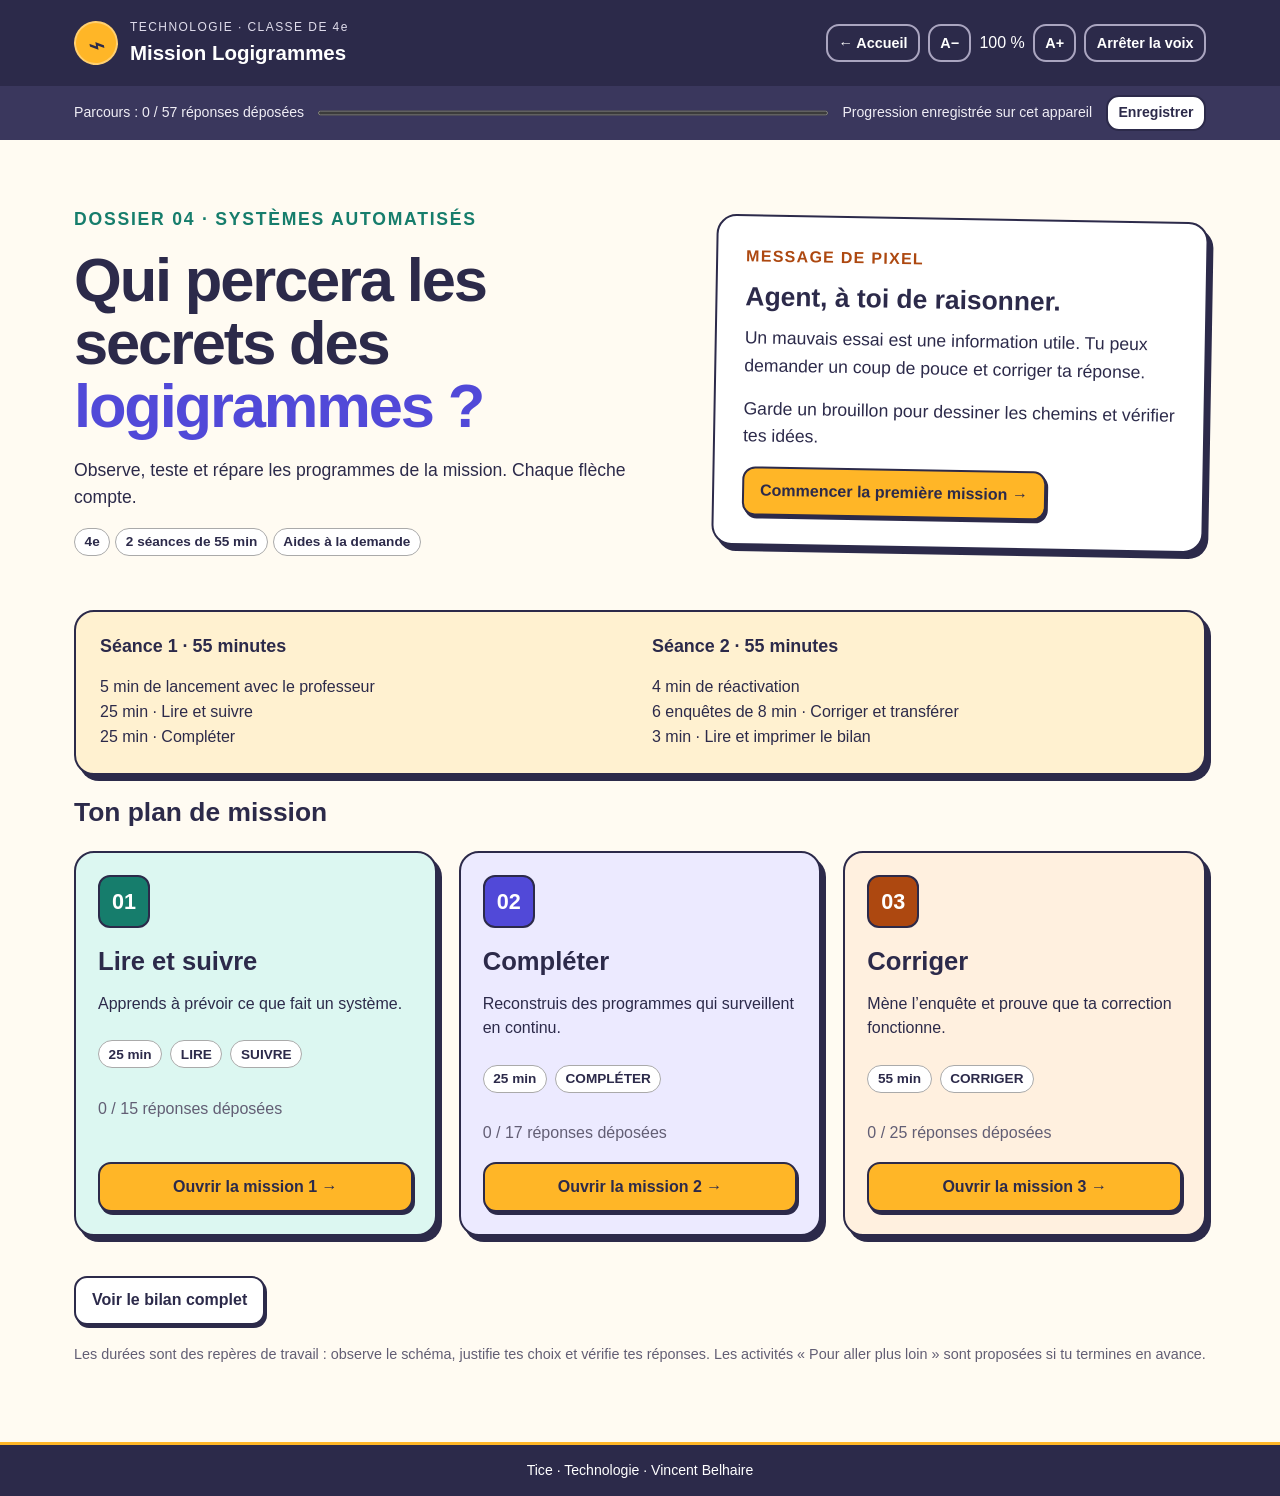
<file: index.html>
<!doctype html>
<html lang="fr"><head><meta charset="utf-8"><meta name="viewport" content="width=device-width, initial-scale=1"><meta name="description" content="Parcours interactif de technologie 4e : lire, suivre, compléter et corriger des logigrammes. Deux séances de 55 minutes."><title>Mission Logigrammes — Technologie 4e</title><link rel="icon" href="assets/favicon.svg" type="image/svg+xml"><link rel="stylesheet" href="assets/learning.css?v=3-prolongements-20260914"></head>
<body data-initial-module="0"><a class="skip" href="#app">Aller à l’activité</a><header class="topbar"><div class="topbar-inner"><a class="brand" href="index.html" data-home aria-label="Retour à l’accueil"><span class="brand-mark" aria-hidden="true">⌁</span><span><small>TECHNOLOGIE · CLASSE DE 4e</small><strong id="brand-title">Mission Logigrammes</strong></span></a><div class="tools" aria-label="Navigation et affichage"><button data-home>← Accueil</button><button data-zoom="-10" aria-label="Réduire la taille du texte">A−</button><span id="zoom-label">100 %</span><button data-zoom="10" aria-label="Agrandir la taille du texte">A+</button><button data-stop-audio>Arrêter la voix</button></div></div></header><div class="save-bar" id="save-bar"><div class="save-bar-inner"><span id="progress-label">Parcours</span><progress id="progress" max="100" value="0" aria-label="Progression du parcours"></progress><span id="save-label" role="status">Chargement…</span><button class="small" data-save>Enregistrer</button></div></div><p class="sr-only" id="audio-status" role="status"></p><main id="app" class="app"><p>Chargement des missions…</p></main><noscript><p>Active JavaScript pour ouvrir les exercices interactifs.</p></noscript><footer class="footer">Tice · Technologie · Vincent Belhaire</footer><script src="assets/course.js?v=3-prolongements-20260914"></script><script src="assets/diagrams.js?v=3-prolongements-20260914"></script><script src="assets/lms.js?v=3-prolongements-20260914"></script><script src="assets/learning.js?v=3-prolongements-20260914"></script></body></html>
</file>
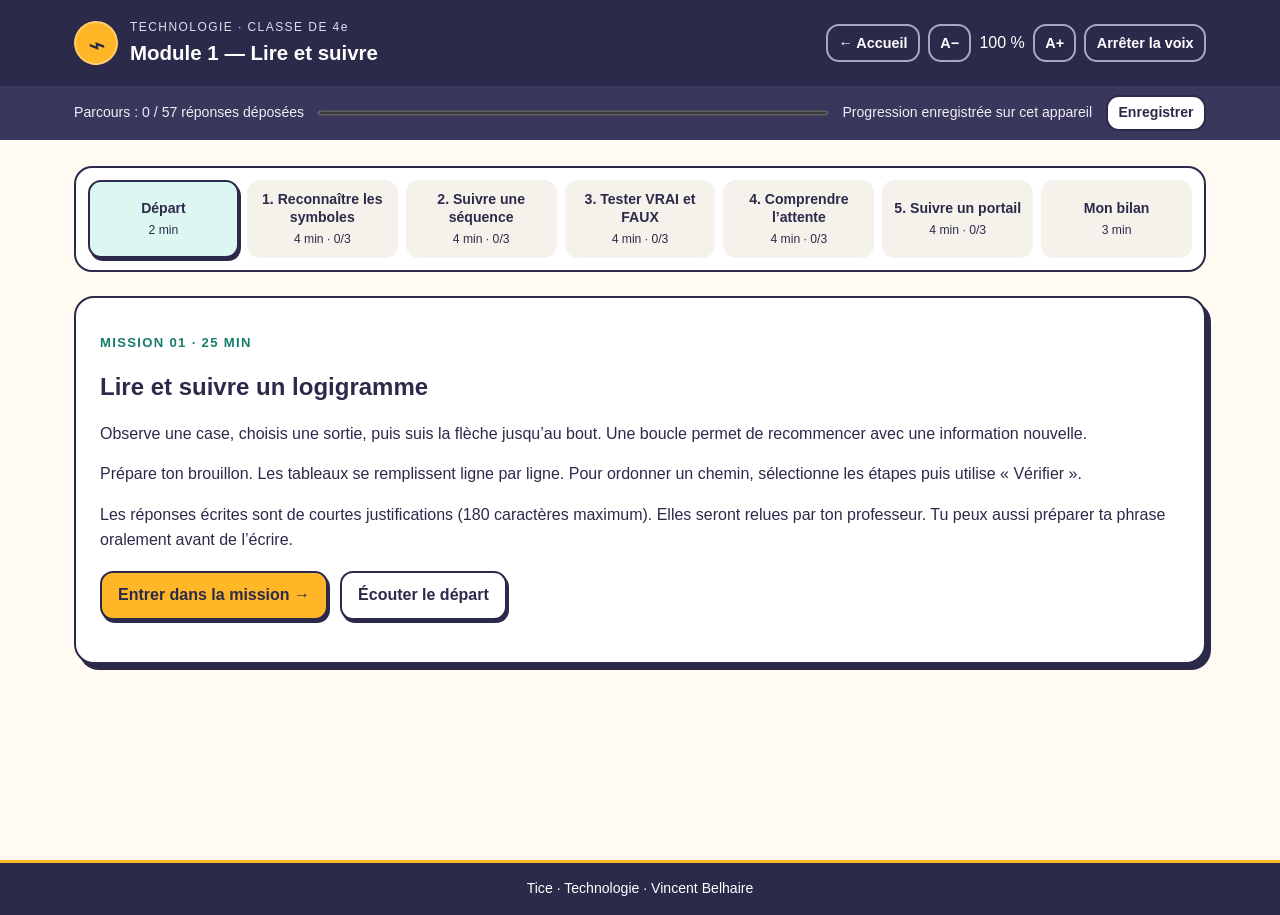
<file: module-1-lire-suivre.html>
<!doctype html>
<html lang="fr"><head><meta charset="utf-8"><meta name="viewport" content="width=device-width, initial-scale=1"><meta name="description" content="Parcours interactif de technologie 4e : lire, suivre, compléter et corriger des logigrammes. Deux séances de 55 minutes."><title>Mission Logigrammes — Technologie 4e</title><link rel="icon" href="assets/favicon.svg" type="image/svg+xml"><link rel="stylesheet" href="assets/learning.css?v=3-prolongements-20260914"></head>
<body data-initial-module="1"><a class="skip" href="#app">Aller à l’activité</a><header class="topbar"><div class="topbar-inner"><a class="brand" href="index.html" data-home aria-label="Retour à l’accueil"><span class="brand-mark" aria-hidden="true">⌁</span><span><small>TECHNOLOGIE · CLASSE DE 4e</small><strong id="brand-title">Mission Logigrammes</strong></span></a><div class="tools" aria-label="Navigation et affichage"><button data-home>← Accueil</button><button data-zoom="-10" aria-label="Réduire la taille du texte">A−</button><span id="zoom-label">100 %</span><button data-zoom="10" aria-label="Agrandir la taille du texte">A+</button><button data-stop-audio>Arrêter la voix</button></div></div></header><div class="save-bar" id="save-bar"><div class="save-bar-inner"><span id="progress-label">Parcours</span><progress id="progress" max="100" value="0" aria-label="Progression du parcours"></progress><span id="save-label" role="status">Chargement…</span><button class="small" data-save>Enregistrer</button></div></div><p class="sr-only" id="audio-status" role="status"></p><main id="app" class="app"><p>Chargement des missions…</p></main><noscript><p>Active JavaScript pour ouvrir les exercices interactifs.</p></noscript><footer class="footer">Tice · Technologie · Vincent Belhaire</footer><script src="assets/course.js?v=3-prolongements-20260914"></script><script src="assets/diagrams.js?v=3-prolongements-20260914"></script><script src="assets/lms.js?v=3-prolongements-20260914"></script><script src="assets/learning.js?v=3-prolongements-20260914"></script></body></html>
</file>
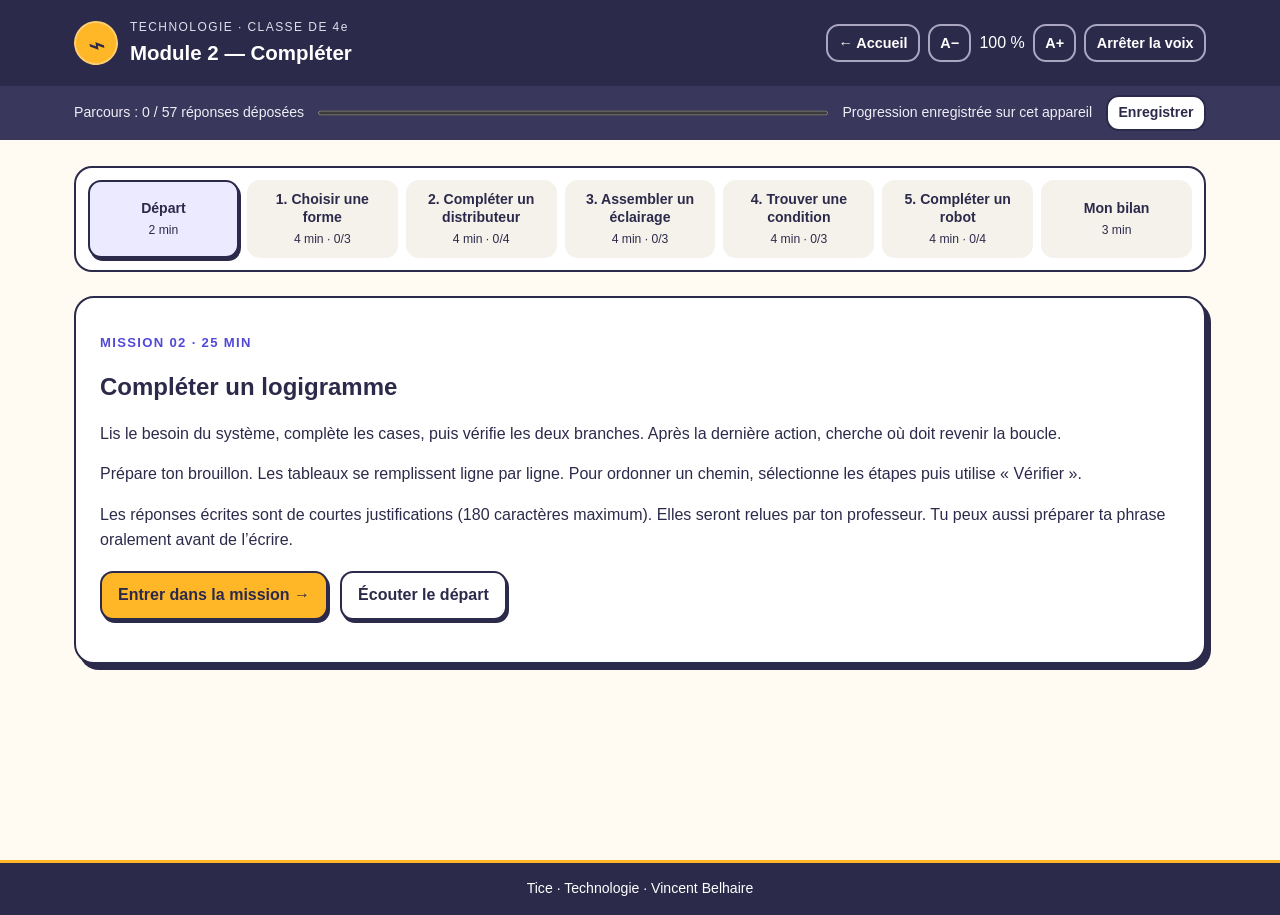
<file: module-2-completer.html>
<!doctype html>
<html lang="fr"><head><meta charset="utf-8"><meta name="viewport" content="width=device-width, initial-scale=1"><meta name="description" content="Parcours interactif de technologie 4e : lire, suivre, compléter et corriger des logigrammes. Deux séances de 55 minutes."><title>Mission Logigrammes — Technologie 4e</title><link rel="icon" href="assets/favicon.svg" type="image/svg+xml"><link rel="stylesheet" href="assets/learning.css?v=3-prolongements-20260914"></head>
<body data-initial-module="2"><a class="skip" href="#app">Aller à l’activité</a><header class="topbar"><div class="topbar-inner"><a class="brand" href="index.html" data-home aria-label="Retour à l’accueil"><span class="brand-mark" aria-hidden="true">⌁</span><span><small>TECHNOLOGIE · CLASSE DE 4e</small><strong id="brand-title">Mission Logigrammes</strong></span></a><div class="tools" aria-label="Navigation et affichage"><button data-home>← Accueil</button><button data-zoom="-10" aria-label="Réduire la taille du texte">A−</button><span id="zoom-label">100 %</span><button data-zoom="10" aria-label="Agrandir la taille du texte">A+</button><button data-stop-audio>Arrêter la voix</button></div></div></header><div class="save-bar" id="save-bar"><div class="save-bar-inner"><span id="progress-label">Parcours</span><progress id="progress" max="100" value="0" aria-label="Progression du parcours"></progress><span id="save-label" role="status">Chargement…</span><button class="small" data-save>Enregistrer</button></div></div><p class="sr-only" id="audio-status" role="status"></p><main id="app" class="app"><p>Chargement des missions…</p></main><noscript><p>Active JavaScript pour ouvrir les exercices interactifs.</p></noscript><footer class="footer">Tice · Technologie · Vincent Belhaire</footer><script src="assets/course.js?v=3-prolongements-20260914"></script><script src="assets/diagrams.js?v=3-prolongements-20260914"></script><script src="assets/lms.js?v=3-prolongements-20260914"></script><script src="assets/learning.js?v=3-prolongements-20260914"></script></body></html>
</file>
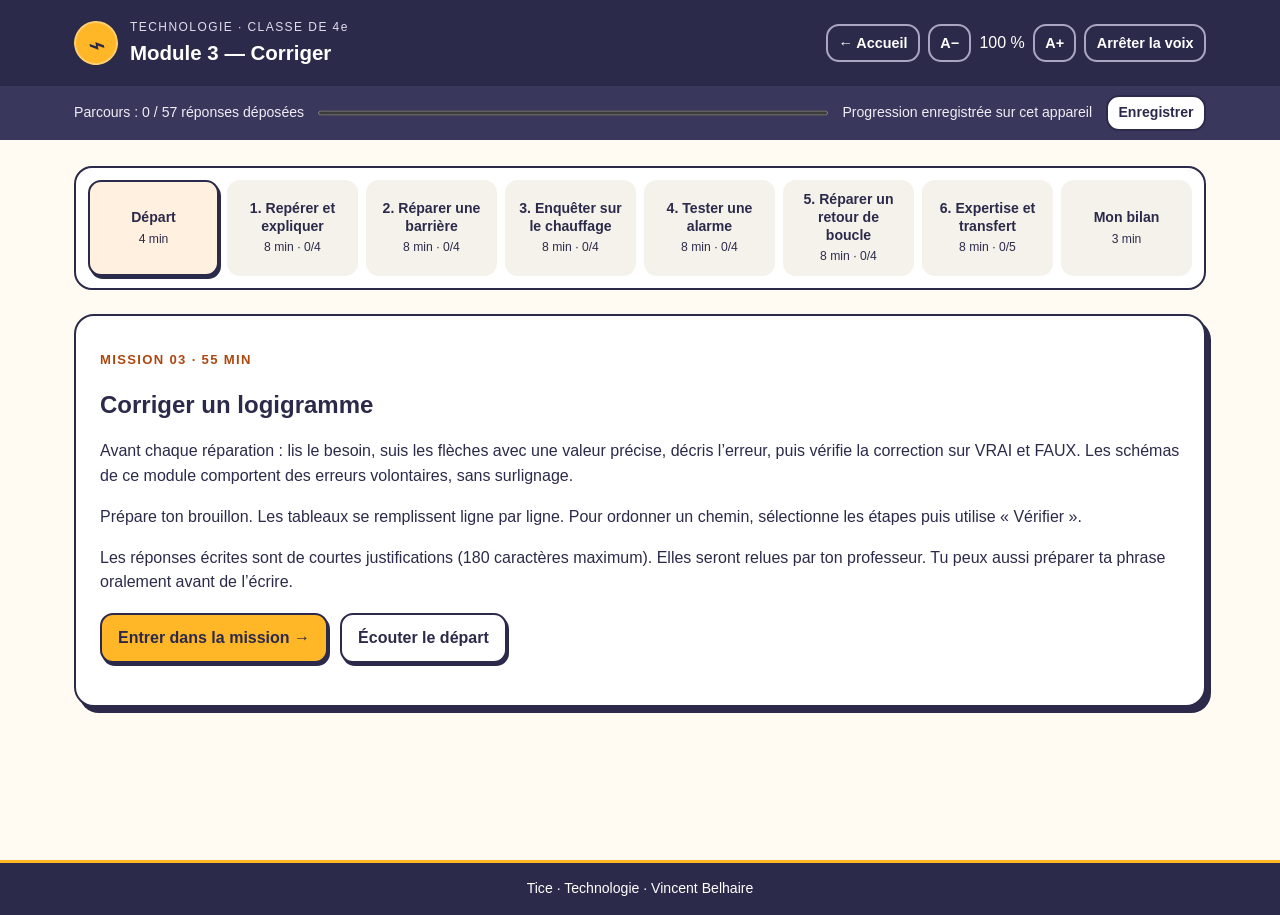
<file: module-3-corriger.html>
<!doctype html>
<html lang="fr"><head><meta charset="utf-8"><meta name="viewport" content="width=device-width, initial-scale=1"><meta name="description" content="Parcours interactif de technologie 4e : lire, suivre, compléter et corriger des logigrammes. Deux séances de 55 minutes."><title>Mission Logigrammes — Technologie 4e</title><link rel="icon" href="assets/favicon.svg" type="image/svg+xml"><link rel="stylesheet" href="assets/learning.css?v=3-prolongements-20260914"></head>
<body data-initial-module="3"><a class="skip" href="#app">Aller à l’activité</a><header class="topbar"><div class="topbar-inner"><a class="brand" href="index.html" data-home aria-label="Retour à l’accueil"><span class="brand-mark" aria-hidden="true">⌁</span><span><small>TECHNOLOGIE · CLASSE DE 4e</small><strong id="brand-title">Mission Logigrammes</strong></span></a><div class="tools" aria-label="Navigation et affichage"><button data-home>← Accueil</button><button data-zoom="-10" aria-label="Réduire la taille du texte">A−</button><span id="zoom-label">100 %</span><button data-zoom="10" aria-label="Agrandir la taille du texte">A+</button><button data-stop-audio>Arrêter la voix</button></div></div></header><div class="save-bar" id="save-bar"><div class="save-bar-inner"><span id="progress-label">Parcours</span><progress id="progress" max="100" value="0" aria-label="Progression du parcours"></progress><span id="save-label" role="status">Chargement…</span><button class="small" data-save>Enregistrer</button></div></div><p class="sr-only" id="audio-status" role="status"></p><main id="app" class="app"><p>Chargement des missions…</p></main><noscript><p>Active JavaScript pour ouvrir les exercices interactifs.</p></noscript><footer class="footer">Tice · Technologie · Vincent Belhaire</footer><script src="assets/course.js?v=3-prolongements-20260914"></script><script src="assets/diagrams.js?v=3-prolongements-20260914"></script><script src="assets/lms.js?v=3-prolongements-20260914"></script><script src="assets/learning.js?v=3-prolongements-20260914"></script></body></html>
</file>
<file: assets/learning.css>
:root{--ink:#2c2a4a;--muted:#625e74;--cream:#fffbf2;--amber:#ffb627;--soft:#dcf7f1;--accent:#167d6c;--shadow:5px 6px 0 var(--ink);--scale:1;color-scheme:light}
*{box-sizing:border-box}html{font-size:calc(16px * var(--scale));scroll-behavior:smooth}body{margin:0;color:var(--ink);background:var(--cream);font-family:'Aptos','Segoe UI',Arial,sans-serif;line-height:1.55;overflow-wrap:break-word}body[data-module='2']{--accent:#5149d8;--soft:#eceaff}body[data-module='3']{--accent:#ad4810;--soft:#fff0df}h1,h2,h3,button,.launch{font-family:'Trebuchet MS','Segoe UI',sans-serif}h1,h2,h3{line-height:1.2}h2{font-size:1.65rem}h3{font-size:1.12rem}p{margin:.65rem 0 1rem}button,input,select,textarea{font:inherit}button,a,summary{touch-action:manipulation}button,select,input,textarea{color:var(--ink)}button,a.launch{cursor:pointer;border:2px solid var(--ink);border-radius:13px;padding:.65rem 1rem;background:white;font-weight:700;box-shadow:2px 3px 0 var(--ink);text-decoration:none;display:inline-block;color:var(--ink)}button:hover,a.launch:hover{background:var(--soft)}button:disabled{cursor:default;opacity:.65;box-shadow:none}button.primary,a.launch{background:var(--amber)}button.small{padding:.3rem .65rem;font-size:.88rem;box-shadow:none}.tools button{border-color:#aaa5c0;color:white;background:transparent;box-shadow:none;padding:.35rem .65rem;font-size:.9rem}a{color:var(--accent)}:focus-visible{outline:4px solid #207dc1;outline-offset:4px}textarea,input,select{border:2px solid #8a869a;border-radius:9px;padding:.6rem;background:white}textarea{width:100%;min-height:6rem;resize:vertical}select{max-width:100%;width:100%;min-height:44px}input[type=radio]{accent-color:var(--accent);width:1.15rem;height:1.15rem;flex-shrink:0}fieldset{border:0;padding:0;margin:1rem 0;min-width:0}legend{padding:0;font-weight:700}.skip{position:absolute;top:-100px;left:16px;background:white;padding:12px;z-index:100}.skip:focus{top:8px}
.topbar{background:var(--ink);color:white}.topbar-inner{max-width:1180px;margin:auto;display:flex;align-items:center;gap:18px;padding:18px 24px}.brand{display:flex;align-items:center;gap:12px;flex:1;color:white;text-decoration:none}.brand-mark{display:grid;place-items:center;flex-shrink:0;width:44px;height:44px;background:var(--amber);border:2px solid #fff5;border-radius:50%;font-size:1.8rem;color:var(--ink);transform:rotate(-10deg)}.brand small{display:block;font-size:.75rem;letter-spacing:.12em;color:#e0ddec}.brand strong{display:block;font-family:'Trebuchet MS',sans-serif;font-size:1.28rem}.tools{display:flex;gap:8px;align-items:center;flex-wrap:wrap}.save-bar{padding:9px 24px;background:#3a375d;color:#efedf5;font-size:.88rem}.save-bar-inner{max-width:1132px;margin:auto;display:flex;gap:14px;align-items:center;flex-wrap:wrap}.save-bar progress{flex:1;min-width:120px;accent-color:var(--amber);height:10px}.save-error{background:#8b2230}.app{max-width:1180px;padding:26px 24px 60px;margin:auto;min-height:80vh}.footer{text-align:center;padding:15px;color:white;background:var(--ink);border-top:3px solid var(--amber);font-size:.88rem}.kicker{font-size:.82rem;letter-spacing:.1em;text-transform:uppercase;font-weight:800;color:var(--accent)}.card,.question,.mission-card,.session-plan{border:2px solid var(--ink);border-radius:20px;box-shadow:var(--shadow);padding:24px;background:white;margin-bottom:22px}.card h2{margin:.5rem 0 1rem}.muted{color:var(--muted)}.badge{display:inline-block;font-size:.85rem;font-weight:750;border:1px solid #aaa;border-radius:99px;padding:.15rem .6rem;background:white}.hero{display:grid;grid-template-columns:1.1fr .9fr;gap:38px;align-items:center;padding:30px 0 38px}.hero h1{font-size:clamp(2.3rem,4.8vw,4rem);line-height:1.02;letter-spacing:-.035em;margin:.7rem 0 1.2rem}.hero h1 span{color:#5149d8}.dossier{background:white;border:2px solid var(--ink);padding:28px;border-radius:20px;box-shadow:var(--shadow);transform:rotate(1deg)}.dossier .stamp{color:#ad4810;font-weight:850;letter-spacing:.08em}.dossier h2{margin:12px 0}.hero p{font-size:1.1rem}.module-grid{display:grid;grid-template-columns:repeat(3,minmax(0,1fr));gap:22px}.mission-card{display:flex;flex-direction:column;background:var(--soft);padding:22px}.mission-card:nth-child(2){--accent:#5149d8;--soft:#eceaff}.mission-card:nth-child(3){--accent:#ad4810;--soft:#fff0df}.mission-card .num{font-size:1.35rem;font-weight:900;border:2px solid var(--ink);border-radius:12px;color:white;background:var(--accent);padding:8px 12px;align-self:flex-start}.mission-card h2{font-size:1.6rem;margin:18px 0 4px}.mission-card .launch{margin-top:auto;text-align:center}.mission-card .facts{display:flex;gap:8px;flex-wrap:wrap;margin:8px 0 18px}.session-plan{display:grid;grid-template-columns:1fr 1fr;gap:24px;background:#fff1d0}.session-plan h3{margin-top:0}.session-plan p{margin-bottom:0}.button-row{display:flex;gap:12px;flex-wrap:wrap;align-items:center;margin:18px 0}.path{display:flex;gap:8px;list-style:none;padding:12px;background:white;border:2px solid var(--ink);border-radius:18px;margin:0 0 24px;overflow-x:auto}.path li{flex:1;min-width:110px}.path button{width:100%;height:100%;box-shadow:none;padding:.6rem;border-color:transparent;background:#f5f2eb;font-size:.88rem;line-height:1.25}.path button[aria-current=step]{border-color:var(--ink);background:var(--soft);box-shadow:2px 3px 0 var(--ink)}.path small{display:block;font-size:.76rem;font-weight:400;margin-top:5px}.work-grid{display:grid;grid-template-columns:minmax(0,1fr) minmax(0,1.08fr);gap:25px;align-items:start}.diagram-card{padding:16px}.diagram{margin:0}.diagram-scroll{overflow:auto;background:linear-gradient(135deg,#fff,var(--soft));border:1px solid #cdc9d7;border-radius:14px;padding:8px}.diagram svg{width:100%;min-width:450px;display:block;height:auto}.diagram text{font:600 17px 'Segoe UI',Arial,sans-serif;fill:var(--ink)}.diagram .diagram-node{fill:white;stroke:var(--accent);stroke-width:2.5}.diagram .decision{fill:var(--soft)}.diagram .diagram-edge{fill:none;stroke:var(--ink);stroke-width:2.5;stroke-linejoin:round;stroke-linecap:butt}.diagram .branch-label{font-size:14px;font-weight:800;fill:var(--accent);paint-order:stroke;stroke:#fff;stroke-width:5px;stroke-linejoin:round}figcaption{text-align:center;font-size:.9rem;color:var(--muted);padding:10px}.diagram-text{border-top:1px solid #ccc;padding-top:8px;font-size:.92rem}summary{cursor:pointer;font-weight:700}.question{padding:20px;box-shadow:3px 4px 0 var(--ink);background:white}.question.done{border-color:var(--accent)}.question h3{margin:.5rem 0 1rem}.question-number{font-size:.82rem;color:var(--accent);font-weight:800}.question-tools{display:flex;gap:8px;flex-wrap:wrap;margin:.7rem 0}.question-tools button{padding:.45rem .6rem;font-size:.86rem;box-shadow:none}.hint-button{background:#fff1d0}.hint{background:#fff1d0;border-left:4px solid #d89a1c;border-radius:8px;padding:10px 12px;margin:12px 0}.hint[hidden]{display:none}.options{display:grid;gap:10px}.option{display:flex;align-items:flex-start;gap:10px;padding:11px;border:2px solid #d9d5e2;border-radius:11px;cursor:pointer;background:white}.option:has(input:checked){border-color:var(--accent);background:var(--soft)}.feedback{padding:10px 12px;background:#f3f1f7;border-left:4px solid #777;margin-top:12px;border-radius:8px}.feedback:empty{display:none}.feedback.good{background:#e4f6ee;border-color:#167d6c}.feedback.retry{background:#fff1d0;border-color:#aa7412}.feedback.neutral{background:#eeeaff;border-color:#5149d8}.trace-table{width:100%;border-collapse:collapse;font-size:.93rem;margin:1rem 0}.trace-table th,.trace-table td{padding:8px;border-bottom:1px solid #ccc;text-align:left;vertical-align:top}.trace-table th{width:44%;font-weight:600}.order-bank{display:flex;flex-wrap:wrap;gap:8px;margin:12px 0}.order-bank button{font-size:.92rem;box-shadow:none}.built-order{min-height:65px;padding:14px 14px 14px 32px;border:2px dashed #aaa;border-radius:12px;background:#f8f6fb}.built-order li{margin:6px 0}.symbols{display:grid;grid-template-columns:repeat(3,1fr);gap:12px}.symbol{border:1px solid #ddd;border-radius:12px;text-align:center;padding:10px}.symbol svg{width:100%;height:75px}.symbol strong{display:block}.next-bar{display:flex;justify-content:space-between;gap:14px;align-items:center;flex-wrap:wrap;margin-top:25px}.step-note{font-size:.9rem;color:var(--muted)}.summary-metrics{display:grid;grid-template-columns:repeat(4,1fr);gap:14px;margin:18px 0}.metric{border:1px solid #c6c1d3;border-radius:14px;padding:16px;background:var(--soft)}.metric strong{display:block;font-size:1.9rem}.metric span{font-size:.9rem}.table-scroll{overflow:auto}.report-table{width:100%;border-collapse:collapse;font-size:.87rem}.report-table th,.report-table td{text-align:left;vertical-align:top;padding:9px;border:1px solid #cbc6d4}.report-table th{background:#f1edf8}.report-table p{margin:4px 0}.report-table .tiny{font-size:.8rem}.response-note{white-space:pre-wrap}.summary-notes li{margin:8px 0}.page-note{padding:12px;border-radius:10px;background:#fff1d0}.print-only{display:none}.extension{margin:20px 0;padding:18px;background:#fff1d0;border-radius:14px;border:1px solid #cfb264}.counter{font-size:.85rem;text-align:right;color:var(--muted)}.checkpoint{display:flex;align-items:start;gap:9px}.checkpoint input{margin-top:7px}.sr-only{position:absolute;width:1px;height:1px;overflow:hidden;clip-path:inset(50%)}
.extension-hint{margin-top:16px}.extension-hint p{margin-top:12px}
.work-grid{grid-template-columns:minmax(0,1fr)}.work-grid>*{min-width:0}.diagram-card{max-width:840px;width:100%;min-width:0;margin-inline:auto}.diagram svg{max-width:760px;min-width:600px;margin:auto}.diagram text{font-size:20px}.diagram .branch-label{font-size:16px}
@media(min-width:1450px){.app{max-width:1440px}.work-grid{grid-template-columns:minmax(650px,1fr) minmax(0,1fr)}.diagram-card{position:sticky;top:20px}.topbar-inner,.save-bar-inner{max-width:1392px}}@media(max-width:900px){.module-grid{grid-template-columns:1fr}.hero{grid-template-columns:1fr}.hero .dossier{transform:none}.session-plan{grid-template-columns:1fr}.summary-metrics{grid-template-columns:repeat(2,1fr)}}@media(max-width:600px){.app{padding:18px 14px 40px}.topbar-inner{padding:14px;flex-wrap:wrap}.brand strong{font-size:1.04rem}.brand small{font-size:.68rem}.tools{width:100%}.card,.question,.session-plan{padding:16px}.hero{padding:16px 0}.symbols{grid-template-columns:1fr}.trace-table th,.trace-table td{display:block;width:100%}.trace-table td{padding-top:0}.trace-table th{border-bottom:0}.path li{min-width:100px}.summary-metrics{gap:8px}.metric{padding:12px}.save-bar{padding-inline:14px}}
@media(prefers-reduced-motion:reduce){html{scroll-behavior:auto}*{transition:none!important}}
@page{size:A4;margin:12mm}@media print{html{font-size:10pt}body{background:white;color:#000}.topbar,.save-bar,.footer,.no-print,.path,.extension,.app> :not(.report){display:none!important}.app{max-width:none;padding:0;margin:0}.report{display:block!important}.print-only{display:block}.card{border:0;box-shadow:none;padding:0;margin-bottom:12px}.summary-metrics{grid-template-columns:repeat(4,1fr)}.metric{border:1px solid #999;background:white;padding:6px;break-inside:avoid}.metric strong{font-size:16pt}.report-table{font-size:8pt;table-layout:fixed;overflow-wrap:anywhere}.report-table thead{display:table-header-group}.report-table tr{break-inside:avoid}.report-table th,.report-table td{padding:5px;border:1px solid #999}.report h2{break-after:avoid;font-size:16pt}.table-scroll{overflow:visible}.report p{font-size:10pt}.report .badge{border:0}.report details{display:block}.report details>*{display:block}.button-row,.next-bar{display:none!important}}
</file>
